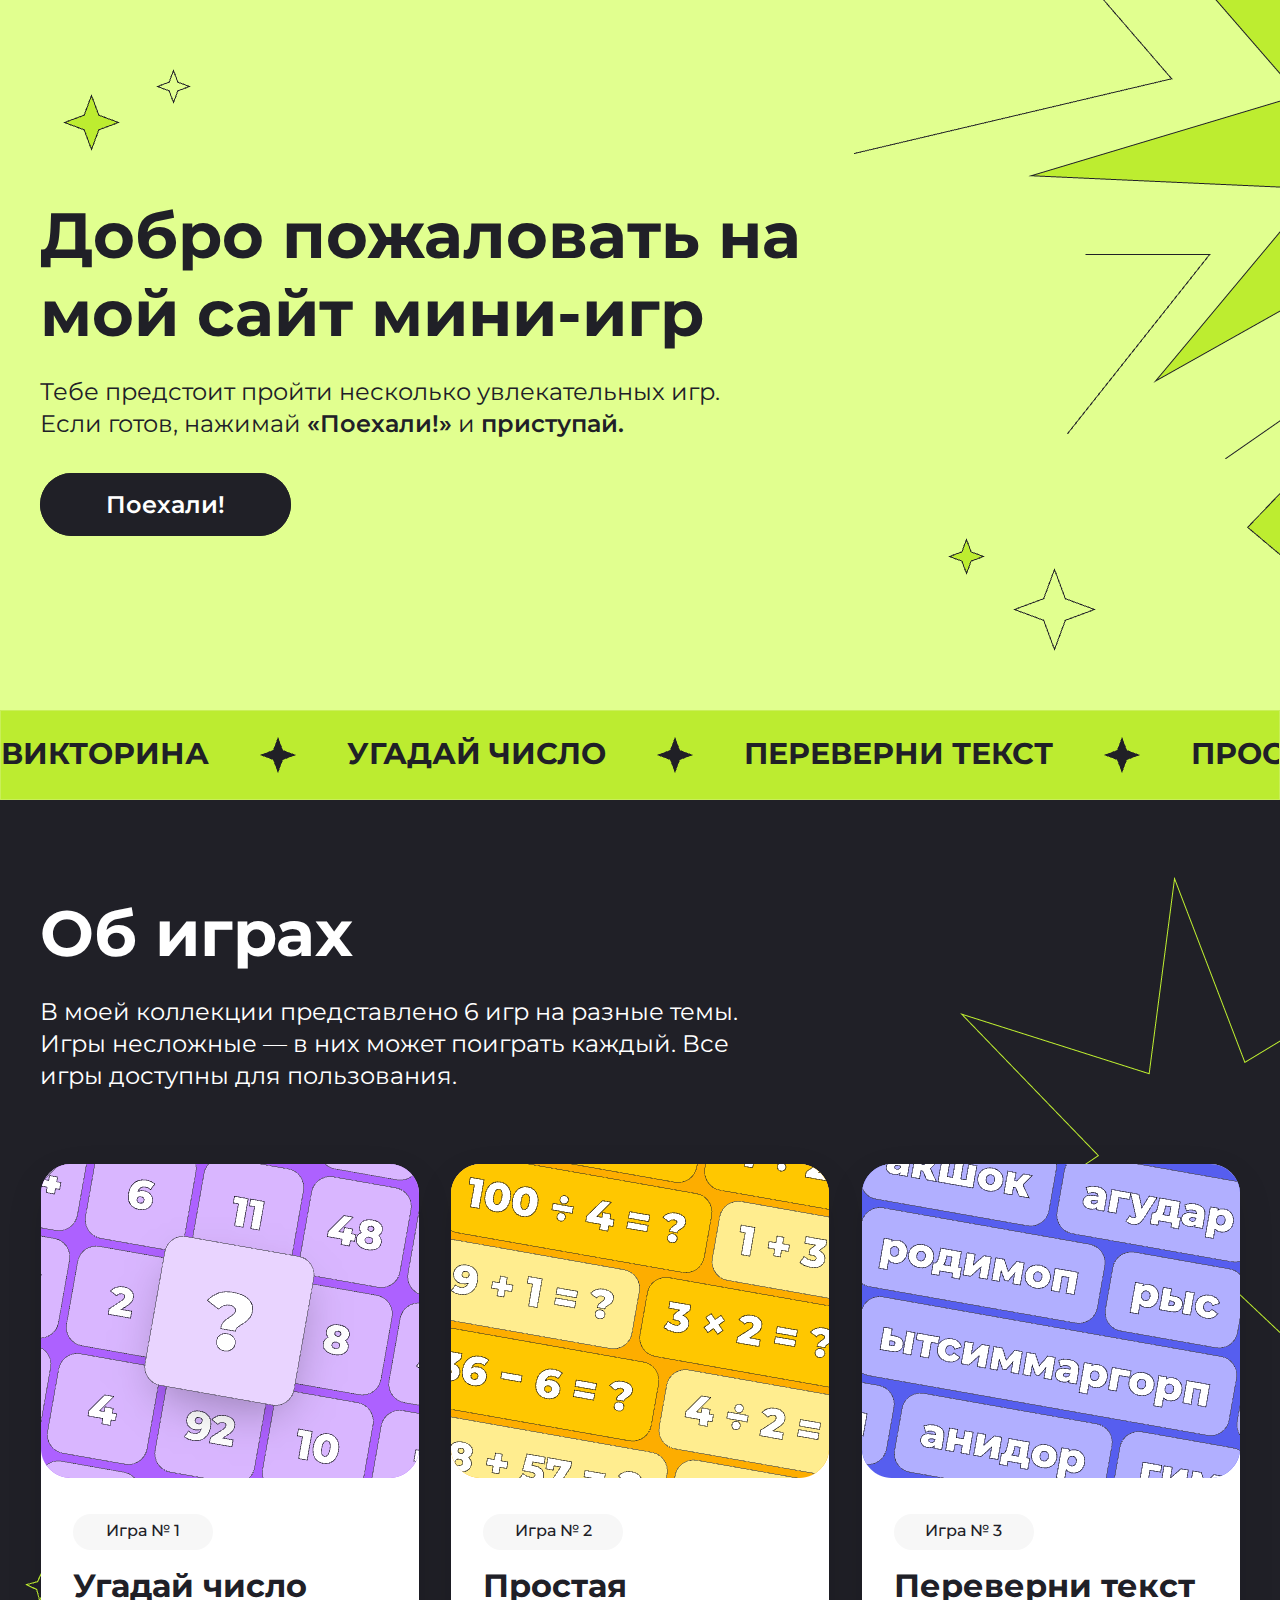
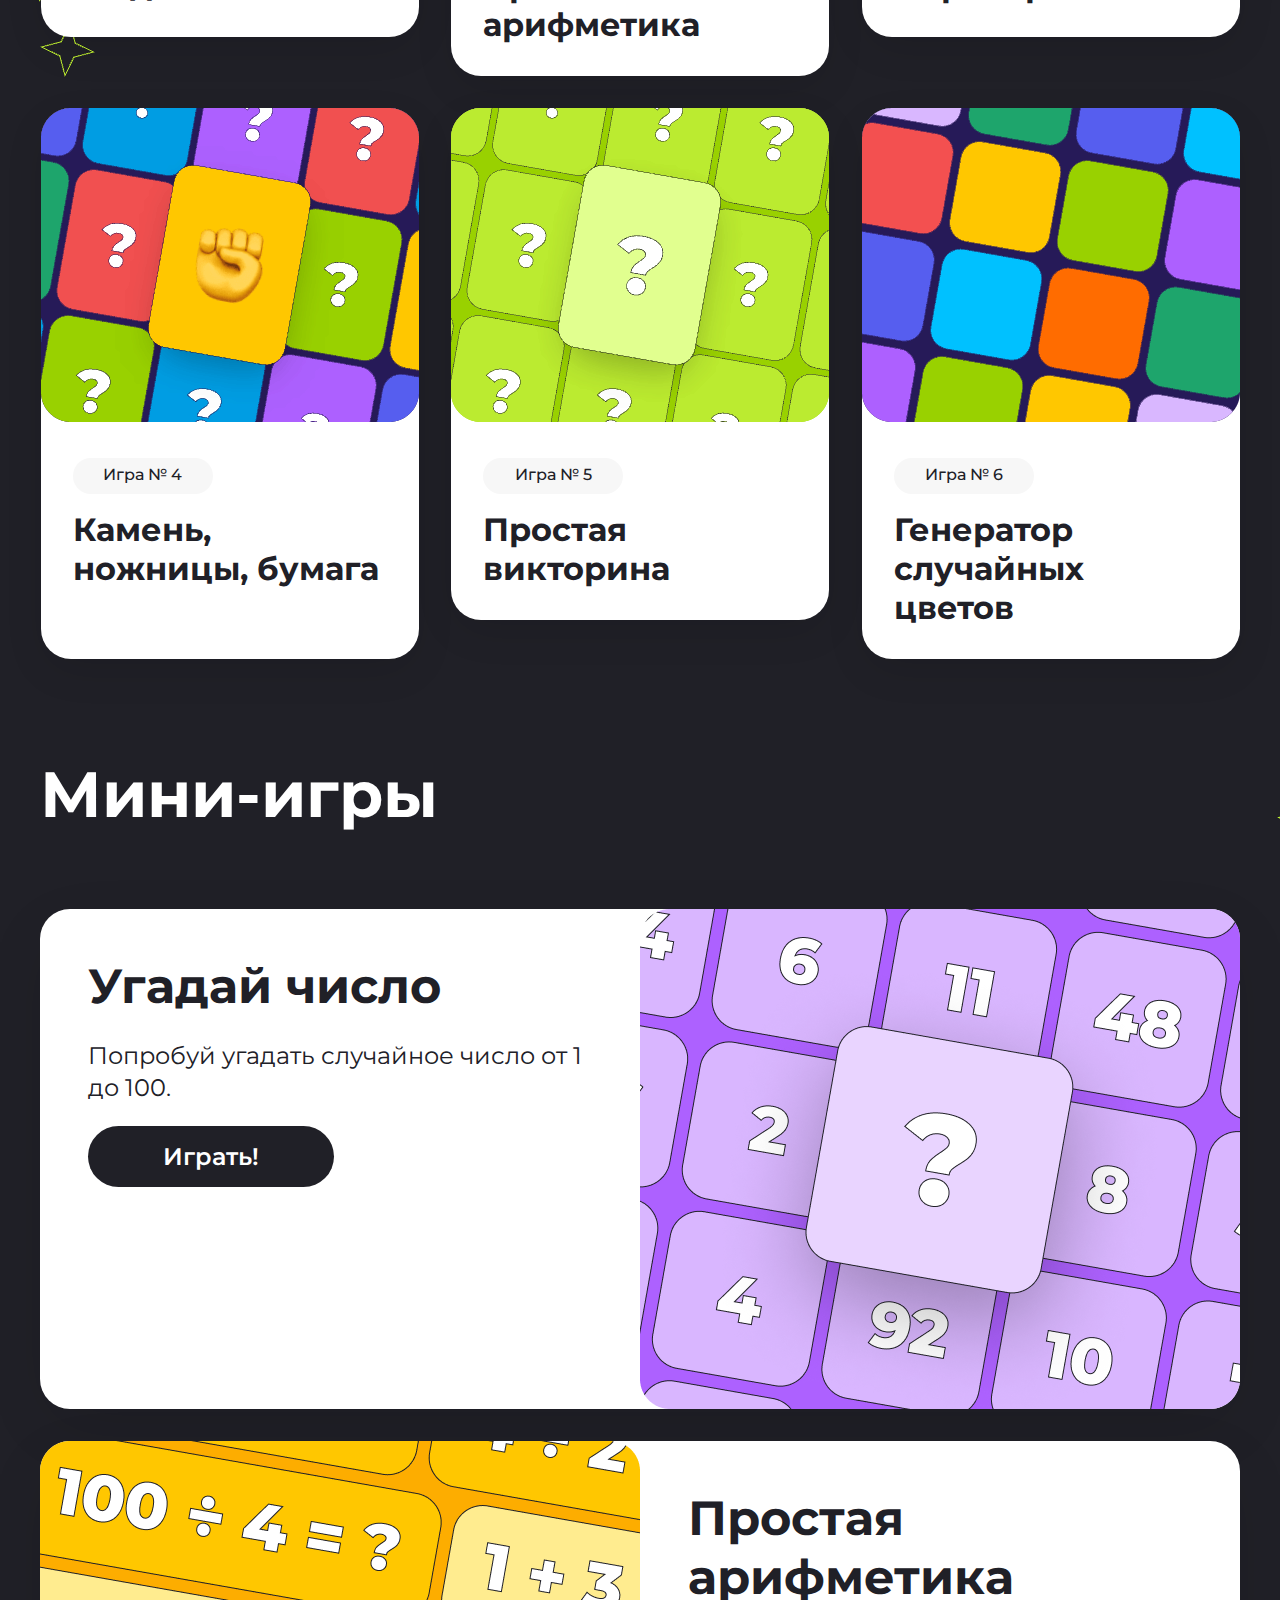
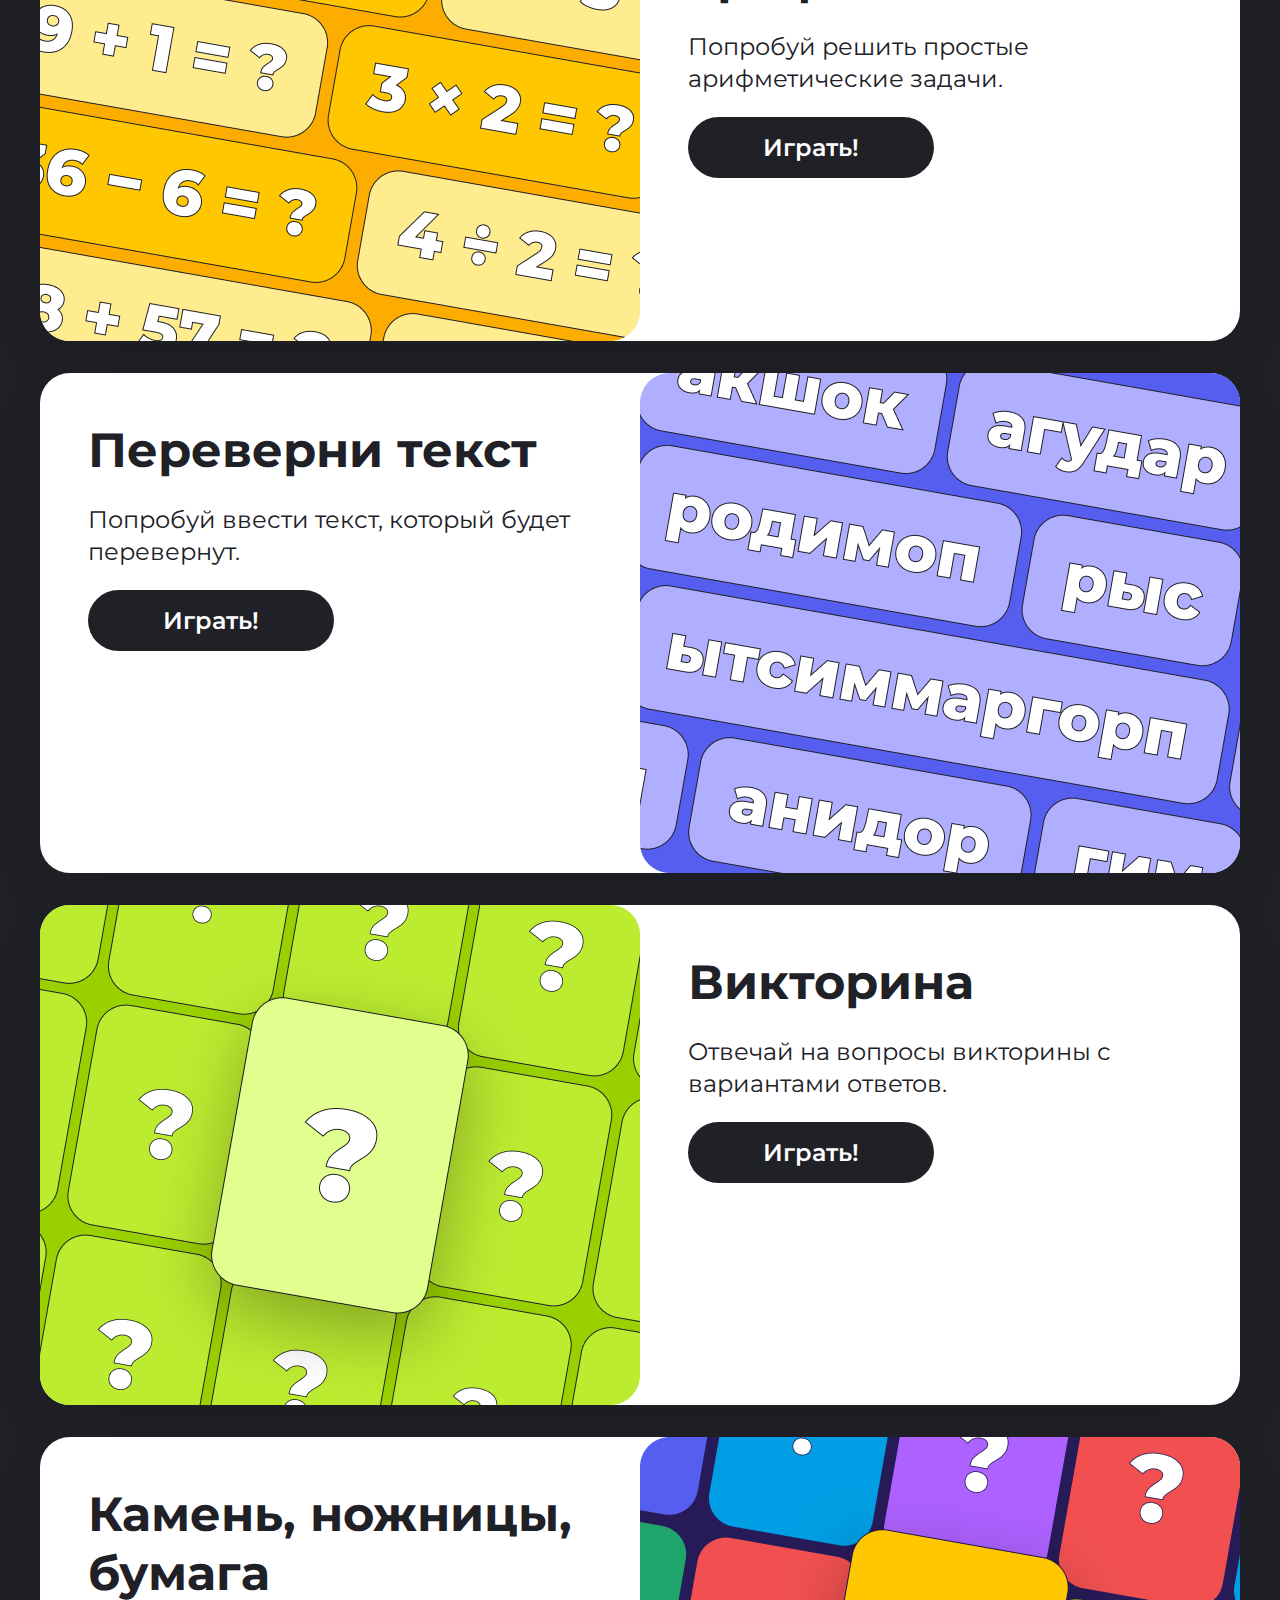
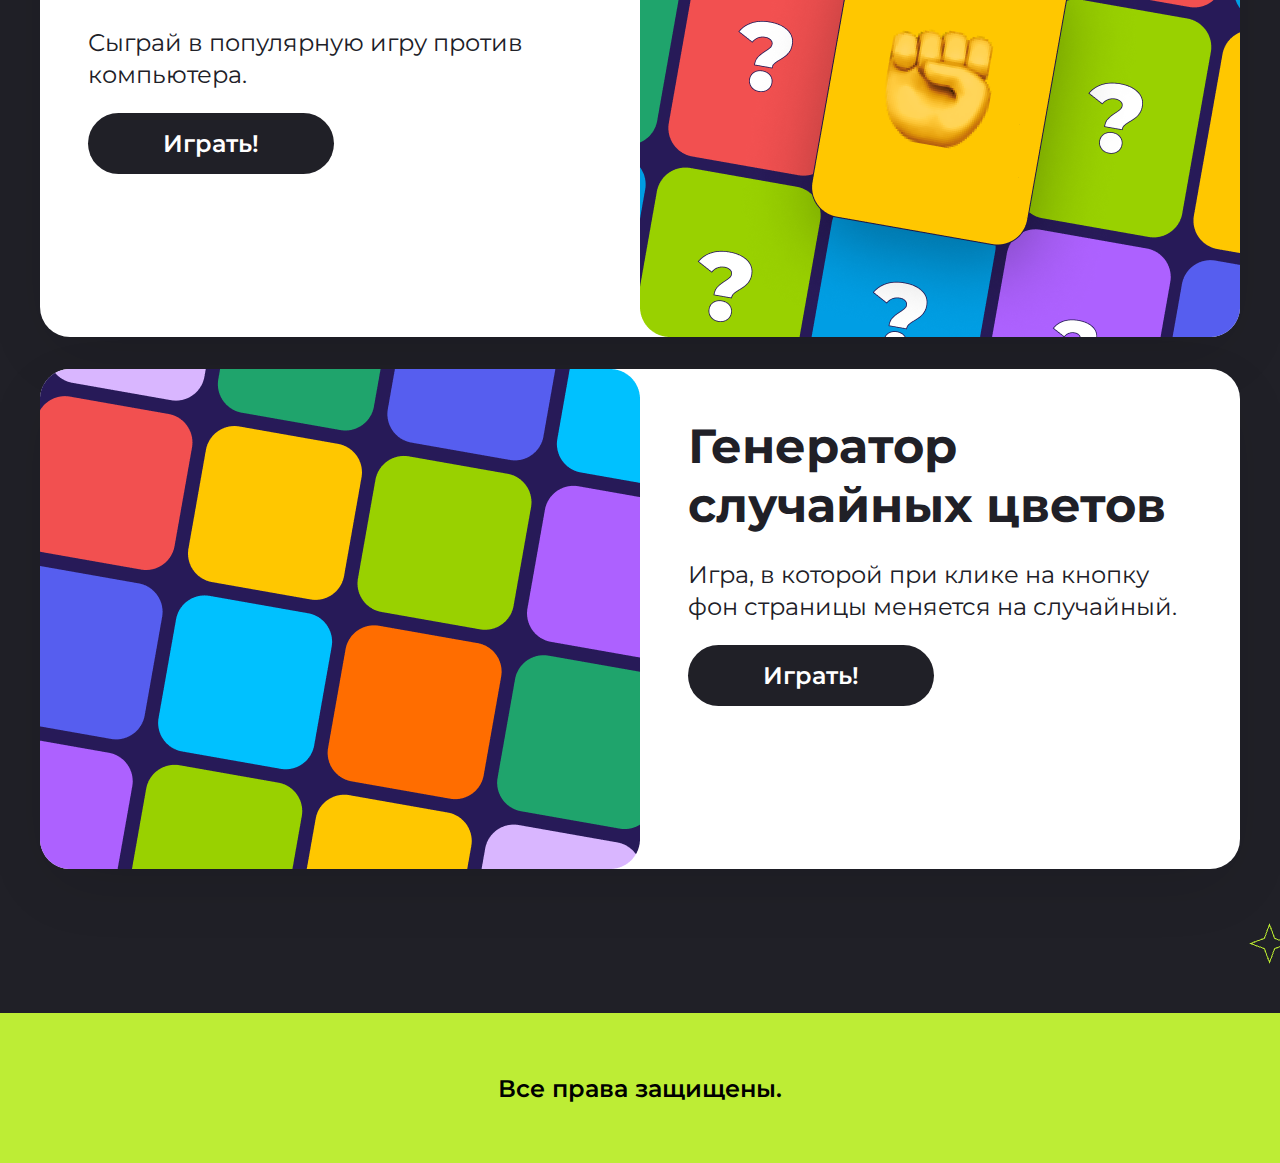
<file: index.html>
<!DOCTYPE html>
<html lang="en">
<head>
    <meta charset="UTF-8">
    <meta name="viewport" content="width=device-width, initial-scale=1.0">
    <title>Document</title>
    <link href="https://fonts.googleapis.com/css2?family=Montserrat:wght@100..900&display=swap" rel="stylesheet">
    <link rel="stylesheet" href="./style.css">
</head>
<body>
    <section class="top center">
        <section class="top__content">
            <h1 class="top__heading">Добро пожаловать на мой сайт мини-игр</h1>
            <p class="top__text">Тебе предстоит пройти несколько увлекательных игр. Если готов, нажимай <span class="top__bold">«Поехали!»</span> и <span class="top__bold">приступай.</span></p>
            <a class="top__button" href="#mySection1">Поехали!</a>
        </section>
    </section>

    <section class="animated-strip">
        <div class="animated-strip__content">
            <div class="animated-strip__item">
                <h3 class="animated-strip__text">Викторина</h3>
                <img src="./img/Star.png" alt="star" class="animated-strip__star">
                <div class="animated-strip__mobile">
                    <img src="./img/Star_mobile.png" alt="Звезда">
                </div>
            </div>
            <div class="animated-strip__item">
                <h3 class="animated-strip__text">Угадай число</h3>
                <img src="./img/Star.png" alt="star" class="animated-strip__star">
                <div class="animated-strip__mobile">
                    <img src="./img/Star_mobile.png" alt="Звезда">
                </div>
            </div>
            <div class="animated-strip__item">
                <h3 class="animated-strip__text">Переверни текст</h3>
                <img src="./img/Star.png" alt="star" class="animated-strip__star">
                <div class="animated-strip__mobile">
                    <img src="./img/Star_mobile.png" alt="Звезда">
                </div>
            </div>
            <div class="animated-strip__item">
                <h3 class="animated-strip__text">Простая арифметика</h3>
                <img src="./img/Star.png" alt="star" class="animated-strip__star">
                <div class="animated-strip__mobile">
                    <img src="./img/Star_mobile.png" alt="Звезда">
                </div>
            </div>
            <div class="animated-strip__item">
                <h3 class="animated-strip__text">Камень, ножницы, бумага</h3>
                <img src="./img/Star.png" alt="star" class="animated-strip__star">
                <div class="animated-strip__mobile">
                    <img src="./img/Star_mobile.png" alt="Звезда">
                </div>
            </div>
            <div class="animated-strip__item">
                <h3 class="animated-strip__text">Генератор случайных цветов</h3>
                <img src="./img/Star.png" alt="star" class="animated-strip__star">
                <div class="animated-strip__mobile">
                    <img src="./img/Star_mobile.png" alt="Звезда">
                </div>
            </div>
        </div>
        <div aria-hidden="true" class="animated-strip__content">
            <div class="animated-strip__item">
                <h3 class="animated-strip__text">Викторина</h3>
                <img src="./img/Star.png" alt="star" class="animated-strip__star">
                <div class="animated-strip__mobile">
                    <img src="./img/Star_mobile.png" alt="Звезда">
                </div>
            </div>
            <div class="animated-strip__item">
                <h3 class="animated-strip__text">Угадай число</h3>
                <img src="./img/Star.png" alt="star" class="animated-strip__star">
                <div class="animated-strip__mobile">
                    <img src="./img/Star_mobile.png" alt="Звезда">
                </div>
            </div>
            <div class="animated-strip__item">
                <h3 class="animated-strip__text">Переверни текст</h3>
                <img src="./img/Star.png" alt="star" class="animated-strip__star">
                <div class="animated-strip__mobile">
                    <img src="./img/Star_mobile.png" alt="Звезда">
                </div>
            </div>
            <div class="animated-strip__item">
                <h3 class="animated-strip__text">Простая арифметика</h3>
                <img src="./img/Star.png" alt="star" class="animated-strip__star">
                <div class="animated-strip__mobile">
                    <img src="./img/Star_mobile.png" alt="Звезда">
                </div>
            </div>
            <div class="animated-strip__item">
                <h3 class="animated-strip__text">Камень, ножницы, бумага</h3>
                <img src="./img/Star.png" alt="star" class="animated-strip__star">
                <div class="animated-strip__mobile">
                    <img src="./img/Star_mobile.png" alt="Звезда">
                </div>
            </div>
            <div class="animated-strip__item">
                <h3 class="animated-strip__text">Генератор случайных цветов</h3>
                <img src="./img/Star.png" alt="star" class="animated-strip__star">
                <div class="animated-strip__mobile">
                    <img src="./img/Star_mobile.png" alt="Звезда">
                </div>
            </div>
        </div>
    </section>
    
    <section class="content-box center">
        <div id="mySection1">
            <h2 class="content-box__title">Об играх</h2>
            <p class="content-box__text">В моей коллекции представлено 6 игр на разные темы. Игры несложные — в них может поиграть каждый. Все игры доступны для пользования.</p>
            <div class="content-box__name">
                <a class="content-box__game-one" href="#game1">
                    <img class="content-box__img" src="./img/Обложка_карточки(1).png" alt="Числа">
                    <div class="content-box__description">
                        <h3 class="content-box__product">Угадай число</h3>
                        <p class="content-box__number content-box__number_border">Игра № 1</p>
                    </div>
                </a>
    
                <a class="content-box__game-two" href="#game2">
                    <img class="content-box__img" src="./img/Обложка_карточки.png" alt="Числа">
                    <div class="content-box__description">
                        <h3 class="content-box__product">Простая арифметика</h3>
                        <p class="content-box__number content-box__number_border">Игра № 2</p>
                    </div>
                </a>
    
                <a class="content-box__game-one" href="#game3">
                    <img class="content-box__img" src="./img/Обложка_карточки(3).png" alt="Числа">
                    <div class="content-box__description">
                        <h3 class="content-box__product">Переверни текст</h3>
                        <p class="content-box__number content-box__number_border">Игра № 3</p>
                    </div>
                </a>
    
                <a class="content-box__game-three" href="#game4">
                    <img class="content-box__img" src="./img/Обложка_карточки(4).png" alt="Числа">
                    <div class="content-box__description">
                        <h3 class="content-box__product">Камень, ножницы, бумага</h3>
                        <p class="content-box__number content-box__number_border">Игра № 4</p>
                    </div>
                </a>
    
                <a class="content-box__game-two" href="#game5">
                    <img class="content-box__img" src="./img/Обложка_карточки(5).png" alt="Числа">
                    <div class="content-box__description">
                        <h3 class="content-box__product">Простая викторина</h3>
                        <p class="content-box__number content-box__number_border">Игра № 5</p>
                    </div>
                </a>
    
                <a class="content-box__game-three" href="#game6">
                    <img class="content-box__img" src="./img/Обложка_карточки(6).png" alt="Числа">
                    <div class="content-box__description">
                        <h3 class="content-box__product">Генератор случайных цветов</h3>
                        <p class="content-box__number content-box__number_border">Игра № 6</p>
                    </div>
                </a>
            </div>
        </div>
    </section>

    <section class="game-box center">
        <h2 class="game-box__title">Мини-игры</h2>
        <div class="game-box__content">
            <div class="game-box__cart game-box__cart_reverse">
                <img class="game-box__img" src="./img/Обложка_карточки_.png" alt="Числа">
                <div class="game-box__description">
                    <h3 id="game1" class="game-box__product">Угадай число</h3>
                    <p class="game-box__text">Попробуй угадать случайное число от 1 до 100.</p>
                    <a class="game-box__button" onclick="game1();">Играть!</a>
                </div>
            </div>

            <div class="game-box__cart">
                <img class="game-box__img" src="./img/Обложка_карточки(1)_.png" alt="Числа">
                <div class="game-box__description">
                    <h3 id="game2" class="game-box__product">Простая арифметика</h3>
                    <p class="game-box__text">Попробуй решить простые арифметические задачи.</p>
                    <a class="game-box__button" onclick="game2();">Играть!</a>
                </div>
            </div>

            <div class="game-box__cart game-box__cart_reverse">
                <img class="game-box__img" src="./img/Обложка_карточки(2)_.png" alt="Числа">
                <div class="game-box__description">
                    <h3 id="game3" class="game-box__product">Переверни текст</h3>
                    <p class="game-box__text">Попробуй ввести текст, который будет перевернут.</p>
                    <a class="game-box__button" onclick="game3();">Играть!</a>
                </div>
            </div>

             <div class="game-box__cart">
                <img class="game-box__img" src="./img/Обложка_карточки(3)_.png" alt="Числа">
                <div class="game-box__description">
                    <h3 id="game5" class="game-box__product">Викторина</h3>
                    <p class="game-box__text">Отвечай на вопросы викторины с вариантами ответов.</p>
                    <a class="game-box__button" onclick="game4();">Играть!</a>
                </div>
            </div>

            <div class="game-box__cart game-box__cart_reverse">
                <img class="game-box__img" src="./img/Обложка_карточки(4)_.png" alt="Числа">
                <div class="game-box__description">
                    <h3 id="game4" class="game-box__product">Камень, ножницы, бумага</h3>
                    <p class="game-box__text">Сыграй в популярную игру против компьютера.</p>
                    <a class="game-box__button" onclick="rockScissorsPaperGame();">Играть!</a>
                </div>
            </div>

            <div class="game-box__cart">
                <img class="game-box__img" src="./img/Обложка_карточки(5)_.png" alt="Числа">
                <div class="game-box__description">
                    <h3 id="game6" class="game-box__product">Генератор случайных цветов</h3>
                    <p class="game-box__text">Игра, в которой при клике на кнопку фон страницы меняется на случайный.</p>
                    <a class="game-box__button" href="#">Играть!</a>
                </div>
            </div>
        </div>
    </section>

    <section class="footer center">
        <p class="footer__text">Все права защищены.</p>

    </section>

    <script src="./hm-1.js"></script>
    <script src="./hm-2.js"></script>
    <script src="./hm-3.js"></script>
    <script src="./hm-4.js"></script>
    <script src="./hm-5.js"></script>
    <script src="./hm-6.js"></script>
    <script src="./hm-7.js"></script>
</body>
</html>
</file>
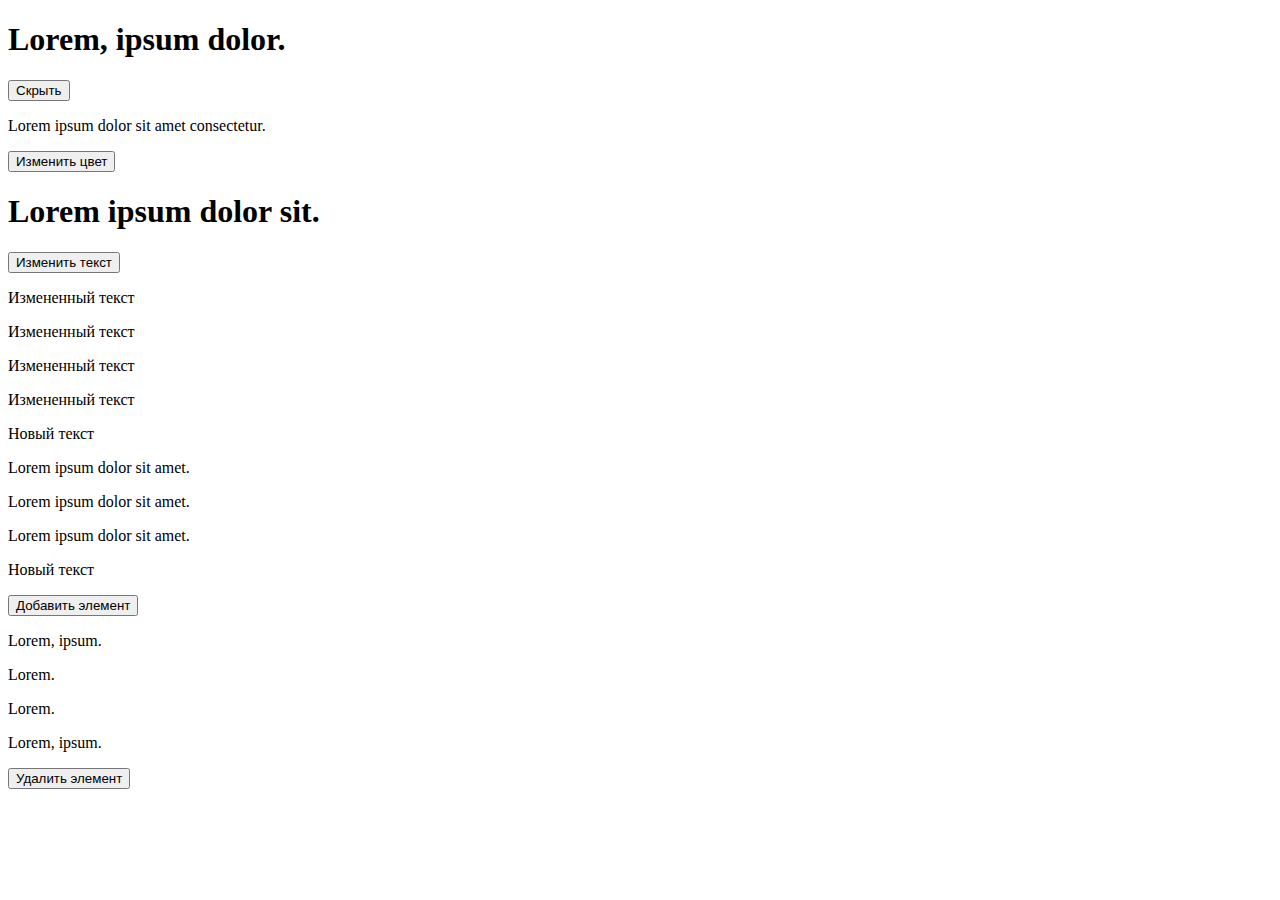
<file: hm9.html>
<!DOCTYPE html>
<html lang="en">
<head>
    <meta charset="UTF-8">
    <meta name="viewport" content="width=device-width, initial-scale=1.0">
    <title>Document</title>
    <style>
        .heading__hide {
            display: none;
        };
    </style>
</head>
<body>
    <h1 class="heading">Lorem, ipsum dolor.</h1>
    <button class="btn">Скрыть</button>

    <p class="text">Lorem ipsum dolor sit amet consectetur.</p>
    <button class="text__btn">Изменить цвет</button>

    <h1 class="heading2">Lorem ipsum dolor sit.</h1>
    <button class="heading2__btn">Изменить текст</button>

    <p class="description">Lorem ipsum dolor sit amet consectetur.</p>
    <p class="description">Lorem ipsum dolor sit amet consectetur.</p>
    <p class="description">Lorem ipsum dolor sit amet consectetur.</p>
    <p class="description">Lorem ipsum dolor sit amet consectetur.</p>

    <p class="description__1">Lorem ipsum dolor sit amet.</p>
    <p class="paragraph">Lorem ipsum dolor sit amet.</p>
    <p class="paragraph">Lorem ipsum dolor sit amet.</p>
    <p class="paragraph">Lorem ipsum dolor sit amet.</p>
    <p class="description__1">Lorem ipsum dolor sit amet.</p>

    <button class="add">Добавить элемент</button>
    <div class="content"></div>

    <p class="description__3">Lorem, ipsum.</p>
    <p class="noname">Lorem.</p>
    <p class="noname">Lorem.</p>
    <p class="description__3">Lorem, ipsum.</p>
    <button class="btn4">Удалить элемент</button>

    <script>
        const headingEl = document.querySelector('.heading');
        const btnEl = document.querySelector('.btn');
        btnEl.addEventListener('click', () => {
            headingEl.classList.toggle('heading__hide');
        });

        const textEL = document.querySelector('.text');
        const text__btnEL = document.querySelector('.text__btn');
        text__btnEL.addEventListener('click', () => {
            textEL.style.color = 'blue';
        });

        const heading2EL = document.querySelector('.heading2');
        const heading2__btnEL = document.querySelector('.heading2__btn');
        heading2__btnEL.addEventListener('click', () => {
            heading2EL.textContent = 'Привет, мир!';
        });

        const searchEL = document.querySelectorAll('.description');
        searchEL.forEach(description => {
            description.textContent = 'Измененный текст';
        });

        const search2EL = document.querySelectorAll('.description__1');
        search2EL.forEach(description__1 => {
            description__1.textContent = 'Новый текст';
        });

        const btnAddEL = document.querySelector('.add');
        const contentEL = document.querySelector('.content');

        btnAddEL.addEventListener('click', () => {
            const newDiv = document.createElement('div');
            newDiv.textContent = 'Новый абзац';
            newDiv.classList.add('text');
            contentEL.appendChild(newDiv);
        });


        const btn4EL = document.querySelector('.btn4');
        btn4EL.addEventListener('click', () => {
            const paragraph = document.querySelector('.description__3');
            paragraph.remove();
        });



        
    </script>
</body>
</html>
</file>
<file: style.css>
* {
  margin: 0;
  padding: 0;
}

html {
  scroll-behavior: smooth;
}

body {
  font-family: "Montserrat", serif;
  font-optical-sizing: auto;
  font-style: normal;
}

.center {
  padding-left: calc(50% - 600px);
  padding-right: calc(50% - 600px);
}

.top {
  height: 710px;
  background: #E1FF8F;
  background-image: url(./img/Star2.png), url(./img/Star3.png), url(./img/Star4.png), url(./img/Star5.png), url(./img/Star_big.png);
  background-position: 63px 94px, 156px 69px, 1013px 568px, 948px 538px, 854px -333px;
  background-repeat: no-repeat;
}
.top__heading {
  color: rgb(32, 32, 39);
  font-size: 64px;
  font-weight: 700;
  line-height: 78px;
  max-width: 768px;
  padding-top: 196px;
  margin-bottom: 24px;
}
.top__text {
  color: rgb(32, 32, 39);
  font-size: 24px;
  font-weight: 400;
  line-height: 32px;
  max-width: 720px;
  padding-bottom: 48px;
}
.top__bold {
  font-weight: 600;
}
.top__button {
  box-sizing: border-box;
  border: 1px solid rgb(32, 32, 39);
  border-radius: 60px;
  background: rgb(32, 32, 39);
  padding: 16px 65px;
  color: rgb(255, 255, 255);
  font-size: 24px;
  font-weight: 600;
  line-height: 141.69%;
  font-family: inherit;
  cursor: url("./img/cursor.png"), pointer;
  transition: all 1s;
  text-decoration: none;
}
.top__button:hover {
  background: #ffffff;
  color: #000000;
}

.animated-strip {
  display: flex;
  align-items: center;
  gap: 51px;
  height: 90px;
  box-sizing: border-box;
  border: 1px solid rgba(255, 255, 255, 0.2);
  -webkit-backdrop-filter: blur(50px);
  backdrop-filter: blur(50px);
  background: rgb(188, 236, 48);
  padding: 27px 0;
  overflow: hidden;
}
.animated-strip__content {
  flex-shrink: 0;
  display: flex;
  gap: 51px;
  animation: scroll 20s linear infinite;
}
.animated-strip__item {
  display: flex;
  gap: 51px;
  flex-shrink: 0;
}
.animated-strip__text {
  color: rgb(32, 32, 39);
  font-size: 30px;
  font-weight: 700;
  line-height: 110%;
  text-transform: uppercase;
}
.animated-strip__mobile {
  display: none;
}

@keyframes scroll {
  from {
    transform: translateX(0);
  }
  to {
    transform: translateX(calc(-100% - 20px));
  }
}
.content-box {
  background: #202027;
  background-image: url(./img/Star11.png), url(./img/Star12.png), url(./img/Star1.png);
  background-position: 25px 770px, 40px 822px, 933px 77px;
  background-repeat: no-repeat;
  padding-bottom: 50px;
}
.content-box__title {
  color: rgb(255, 255, 255);
  font-size: 64px;
  font-weight: 700;
  line-height: 78px;
  padding-top: 94px;
  padding-bottom: 24px;
}
.content-box__text {
  color: rgb(255, 255, 255);
  font-size: 24px;
  font-weight: 400;
  line-height: 32px;
  padding-bottom: 72px;
  max-width: 700px;
}
.content-box__name {
  display: flex;
  flex-direction: row;
  justify-content: space-evenly;
  flex-wrap: wrap;
  align-items: flex-start;
  gap: 32px;
}
.content-box__game-one {
  width: 378px;
  height: 473px;
  background: #ffffff;
  border-radius: 30px;
  cursor: url("./img/cursor.png"), pointer;
  text-decoration: none;
  z-index: 40;
  box-shadow: 0px 12.61px 42.25px -7.57px rgba(0, 0, 0, 0.13);
}
.content-box__game-one:hover {
  transform: scale(1.1);
}
.content-box__game-two {
  width: 378px;
  height: 512px;
  background: #ffffff;
  border-radius: 30px;
  cursor: url("./img/cursor.png"), pointer;
  text-decoration: none;
  z-index: 40;
  box-shadow: 0px 12.61px 42.25px -7.57px rgba(0, 0, 0, 0.13);
}
.content-box__game-two:hover {
  transform: scale(1.1);
}
.content-box__game-three {
  width: 378px;
  height: 551px;
  background: #ffffff;
  border-radius: 30px;
  text-decoration: none;
  cursor: url("./img/cursor.png"), pointer;
  box-shadow: 0px 12.61px 42.25px -7.57px rgba(0, 0, 0, 0.13);
}
.content-box__game-three:hover {
  transform: scale(1.1);
}
.content-box__img {
  height: 314px;
}
.content-box__description {
  display: flex;
  flex-direction: column-reverse;
  gap: 16px;
  margin-top: 32px;
  margin-left: 32px;
  width: 314px;
}
.content-box__product {
  color: rgb(32, 32, 39);
  font-size: 32px;
  font-weight: 700;
  line-height: 39px;
}
.content-box__number {
  color: rgb(32, 32, 39);
  font-size: 16px;
  font-weight: 500;
  line-height: 110%;
  padding-top: 8px;
  padding-left: 16px;
  padding-right: 16px;
  padding-bottom: 10px;
  display: flex;
  justify-content: center;
}
.content-box__number_border {
  width: 108px;
  border-radius: 52.58px;
  background: rgb(247, 247, 247);
}

.game-box {
  background: #202027;
  background-image: url(./img/Star6_.png), url(./img/Star7_.png), url(./img/Star8_.png), url(./img/Star10_.png);
  background-repeat: no-repeat;
  background-position: 1320px 126px, 1277px 93px, 1319px 3366px, 1249px 3414px;
  padding-bottom: 144px;
}
.game-box__title {
  color: rgb(255, 255, 255);
  font-size: 64px;
  font-weight: 700;
  line-height: 78px;
  padding-top: 46px;
  padding-bottom: 76px;
}
.game-box__content {
  display: flex;
  flex-direction: column;
  gap: 32px;
}
.game-box__cart {
  display: flex;
  border-radius: 30px;
  box-shadow: 0px 20px 67px -12px rgba(0, 0, 0, 0.13);
  background: rgb(255, 255, 255);
}
.game-box__cart_reverse {
  display: flex;
  flex-direction: row-reverse;
}
.game-box__description {
  padding: 48px;
}
.game-box__product {
  color: rgb(32, 32, 39);
  font-size: 48px;
  font-weight: 700;
  line-height: 59px;
  padding-bottom: 24px;
}
.game-box__text {
  color: rgb(32, 32, 39);
  font-size: 24px;
  font-weight: 400;
  line-height: 32px;
  padding-bottom: 36px;
}
.game-box__button {
  border-radius: 60px;
  background: rgb(32, 32, 39);
  text-decoration: none;
  box-sizing: border-box;
  padding: 16px 75px;
  color: rgb(255, 255, 255);
  font-size: 24px;
  font-weight: 600;
  line-height: 141.69%;
  font-family: inherit;
  cursor: url("./img/cursor.png"), pointer;
  transition: all 1s;
}
.game-box__button:hover {
  background: #ffffff;
  color: #000000;
  border: 1px solid rgb(0, 0, 0);
}

.footer {
  background: #BDED35;
  height: 150px;
  display: flex;
  justify-content: center;
  align-items: center;
}
.footer__text {
  color: rgb(0, 0, 0);
  font-size: 24px;
  font-weight: 600;
  line-height: 29px;
}

@media (max-width: 1024px) {
  .center {
    padding-left: calc(50% - 393px);
    padding-right: calc(50% - 393px);
  }
  .top {
    background-position: 63px 94px, 156px 69px, 850px 568px, 800px 538px, 599px -370px;
  }
  .game-box__img {
    height: 314px;
    width: 314px;
  }
  .game-box__description {
    padding: 30px;
  }
  .game-box__product {
    font-size: 32px;
    font-weight: 700;
    line-height: 39px;
    padding-bottom: 18px;
  }
  .game-box__text {
    font-size: 24px;
    font-weight: 400;
    line-height: 32px;
    padding-bottom: 24px;
  }
  .game-box__button {
    padding: 16px 60px;
  }
}
@media (min-width: 768px) and (max-width: 833px) {
  .center {
    padding-left: 24px;
    padding-right: 24px;
  }
  .top {
    background-position: 63px 94px, 156px 69px, 550px 600px, 500px 590px, 450px -370px;
  }
}
@media (max-width: 767px) {
  .center {
    padding-left: 16px;
    padding-right: 16px;
  }
  .top {
    background-image: none;
    background-image: url(./img/Star2..png), url(./img/Star3..png), url(./img/Star4..png), url(./img/Star5..png), url(./img/Vector..png);
    background-repeat: no-repeat;
    background-position: 37px 97px, 91px 64px, 303px 580px, 272px 557px, 187px -103px;
    height: 649px;
  }
  .top__content {
    text-align: center;
    display: flex;
    flex-direction: column;
    align-items: center;
  }
  .top__heading {
    font-size: 40px;
    font-weight: 700;
    line-height: 49px;
    padding-top: 147px;
    max-width: 262px;
  }
  .top__text {
    font-size: 16px;
    font-weight: 400;
    line-height: 20px;
    width: 296px;
    padding-bottom: 36px;
    max-width: 296px;
  }
  .top__button {
    font-size: 16px;
    padding: 16px 103px;
  }
  .animated-strip {
    height: 51px;
    gap: 27px;
  }
  .animated-strip__item {
    gap: 27px;
  }
  .animated-strip__text {
    font-size: 16px;
  }
  .animated-strip__star {
    display: none;
  }
  .animated-strip__mobile {
    display: flex;
    align-items: center;
  }
  .content-box {
    display: none;
  }
  .game-box {
    background-image: none;
    padding-bottom: 48px;
  }
  .game-box__title {
    font-size: 40px;
    line-height: 49px;
    padding-top: 48px;
    padding-bottom: 48px;
  }
  .game-box__content {
    gap: 24px;
  }
  .game-box__cart {
    display: block;
  }
  .game-box__img {
    width: 343px;
    height: 284px;
  }
  .game-box__description {
    padding: 29px;
  }
  .game-box__product {
    padding-bottom: 16px;
  }
  .game-box__text {
    font-size: 16px;
    line-height: 20px;
    padding-bottom: 32px;
  }
  .game-box__button {
    padding: 16px 110px;
    font-size: 16px;
  }
  .footer {
    height: 100px;
  }
  .footer__text {
    font-size: 16px;
    line-height: 20px;
  }
}/*# sourceMappingURL=style.css.map */
</file>
